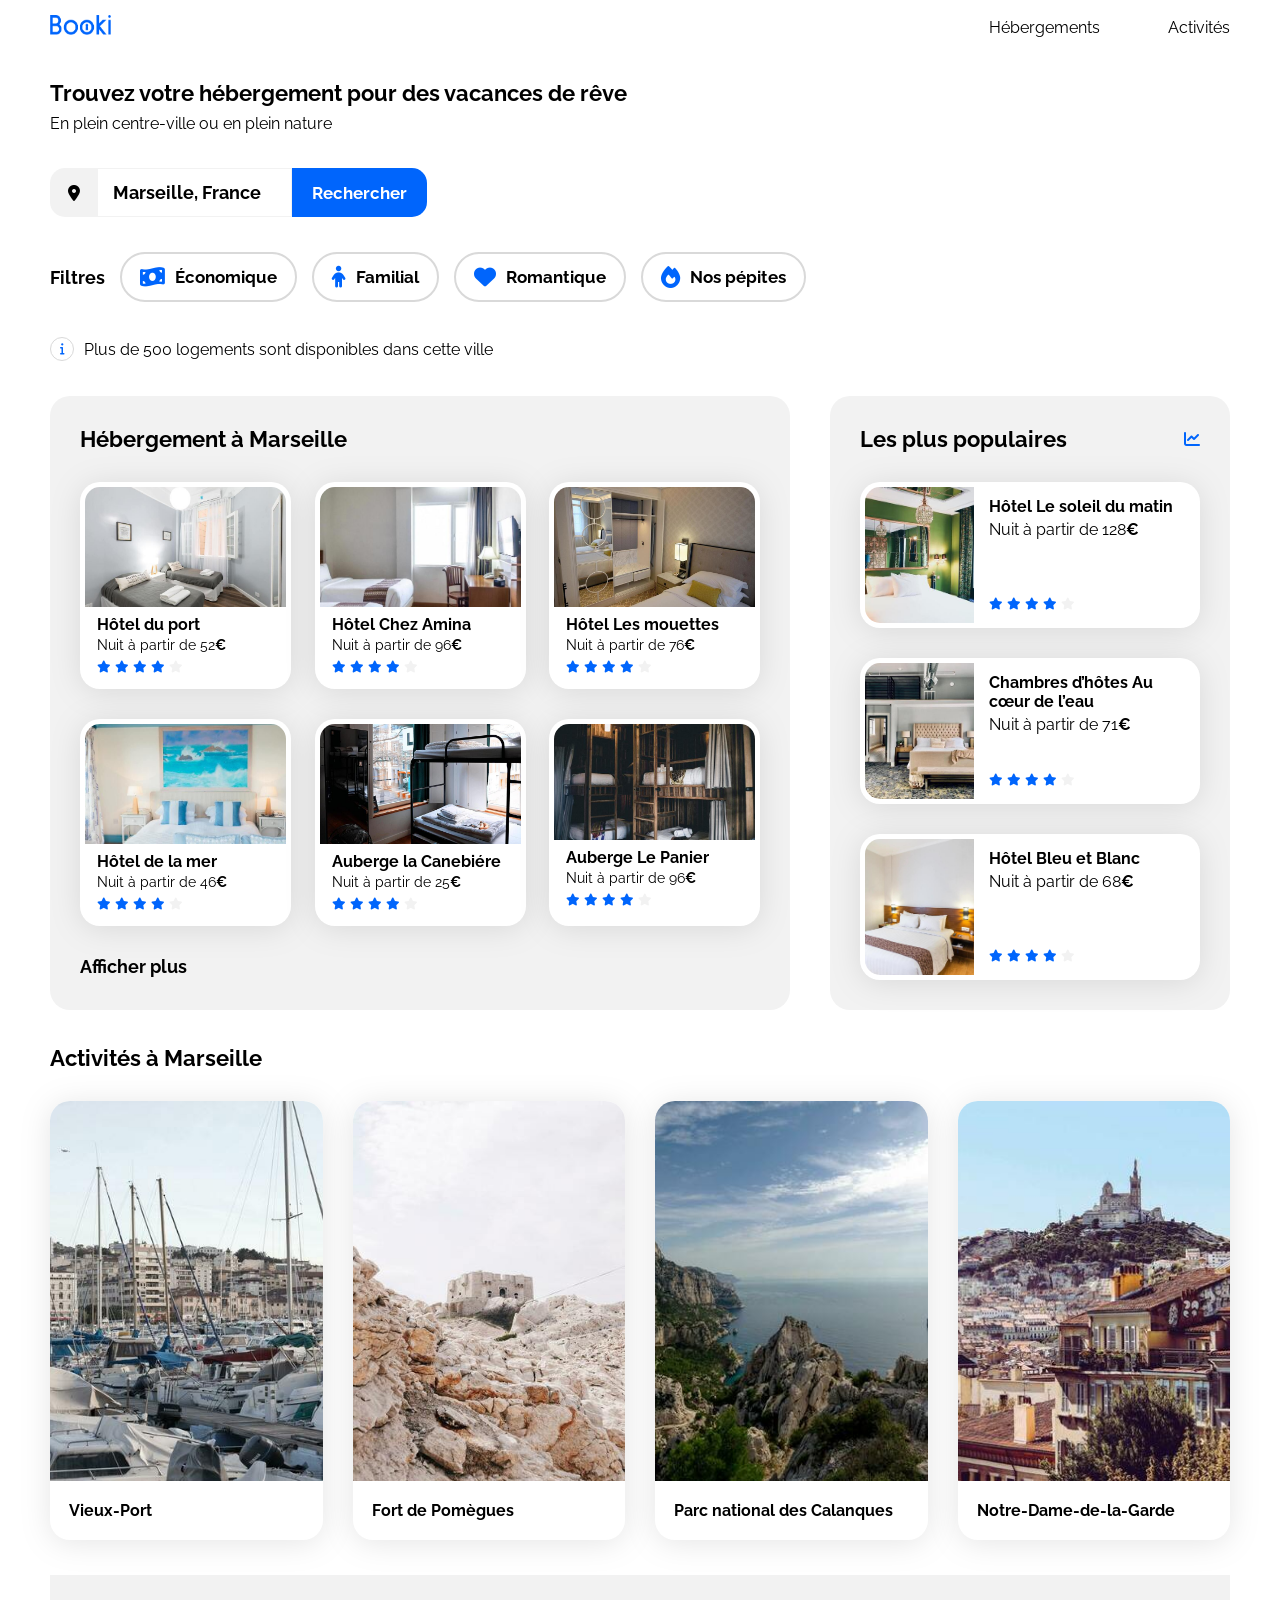
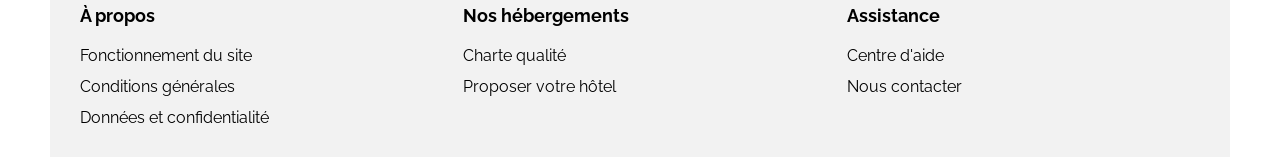
<file: index.html>
<!DOCTYPE html>
<html lang="fr">
  <head>
    <meta charset="UTF-8" />
    <meta name="viewport" content="width=device-width, initial-scale=1.0" />
    <title>Booki</title>
    <link rel="preconnect" href="https://fonts.googleapis.com" />
    <link rel="preconnect" href="https://fonts.gstatic.com" crossorigin />
    <link
      href="https://fonts.googleapis.com/css2?family=Raleway:wght@400;500;700&display=swap"
      rel="stylesheet"
    />
    <link
      rel="stylesheet"
      href="https://cdnjs.cloudflare.com/ajax/libs/font-awesome/6.2.1/css/all.min.css"
      integrity="sha512-MV7K8+y+gLIBoVD59lQIYicR65iaqukzvf/nwasF0nqhPay5w/9lJmVM2hMDcnK1OnMGCdVK+iQrJ7lzPJQd1w=="
      crossorigin="anonymous"
      referrerpolicy="no-referrer"
    />
    <link rel="stylesheet" href="./css/style.css" />
  </head>
  <body>
    <div class="main-container">
      <header>
        <img class="logo" src="images/logo/Booki.png" alt="logo" />
        <nav>
          <ul id="menu">
            <li><a href="#hebergements">Hébergements</a></li>
            <li><a href="#activites">Activités</a></li>
          </ul>
        </nav>
      </header>
      <main>
        <section class="search-container">
          <h1 class="section-title-h1">
            Trouvez votre hébergement pour des vacances de rêve
          </h1>
          <p>En plein centre-ville ou en plein nature</p>
          <form class="search-form">
            <i class="fa-solid fa-location-dot"></i>
            <input type="text" value="Marseille, France" />
            <button type="submit">
              <span>Rechercher</span>
              <i class="fa-solid fa-magnifying-glass"></i>
            </button>
          </form>
          <div class="filters">
            <h2 class="filters-title">Filtres</h2>
            <div class="filters-buttons">
              <button class="filter-button" type="button">
                <i class="fa-solid fa-money-bill-wave"></i>
                <span>Économique</span>
              </button>
              <button class="filter-button" type="button">
                <i class="fa-solid fa-child"></i>
                <span>Familial</span>
              </button>
              <button class="filter-button" type="button">
                <i class="fa-solid fa-heart"></i>
                <span>Romantique</span>
              </button>
              <button class="filter-button" type="button">
                <i class="fa-solid fa-fire"></i>
                <span>Nos pépites</span>
              </button>
            </div>
          </div>
          <p class="info">
            <i class="fa-solid fa-info"></i>
            Plus de 500 logements sont disponibles dans cette ville
          </p>
        </section>
        <div class="hebergements-and-populaires">
          <section class="hebergements" id="hebergements">
            <h2 class="section-title">Hébergement à Marseille</h2>
            <div class="hebergements-cards">
              <a href="#">
                <article class="card">
                  <img
                    src="images/hebergements/fred-kleber.jpg"
                    alt="Image de la chambre d'hôtel montrant un lit"
                  />
                  <div class="card-content">
                    <div class="card-txt">
                      <h3 class="card-title">Hôtel du port</h3>
                      <p class="card-subtitle">
                        Nuit à partir de 52<span class="euro">€</span>
                      </p>
                    </div>
                    <div class="card-rating">
                      <i class="fa-xs fa-solid fa-star" aria-hidden="true"></i>
                      <i class="fa-xs fa-solid fa-star" aria-hidden="true"></i>
                      <i class="fa-xs fa-solid fa-star" aria-hidden="true"></i>
                      <i class="fa-xs fa-solid fa-star" aria-hidden="true"></i>
                      <i
                        class="fa-xs fa-solid fa-star neutral-star"
                        aria-hidden="true"
                      ></i>
                      <span class="sr-only">Note de 4 sur 5</span>
                    </div>
                  </div>
                </article>
              </a>
              <a href="#">
                <article class="card">
                  <img
                    src="./images/hebergements/febrian-zakaria.jpg"
                    alt="Image de la chambre d'hôtel montrant un lit"
                  />
                  <div class="card-content">
                    <div class="card-txt">
                      <h3 class="card-title">Hôtel Chez Amina</h3>
                      <p class="card-subtitle">
                        Nuit à partir de 96<span class="euro">€</span>
                      </p>
                    </div>
                    <div class="card-rating">
                      <i class="fa-xs fa-solid fa-star" aria-hidden="true"></i>
                      <i class="fa-xs fa-solid fa-star" aria-hidden="true"></i>
                      <i class="fa-xs fa-solid fa-star" aria-hidden="true"></i>
                      <i class="fa-xs fa-solid fa-star" aria-hidden="true"></i>
                      <i
                        class="fa-xs fa-solid fa-star neutral-star"
                        aria-hidden="true"
                      ></i>
                      <span class="sr-only">Note de 4 sur 5</span>
                    </div>
                  </div>
                </article>
              </a>
              <a href="#">
                <article class="card">
                  <img
                    src="./images/hebergements/reisetopia.jpg"
                    alt="Image de la chambre d'hôtel montrant un lit"
                  />
                  <div class="card-content">
                    <div class="card-txt">
                      <h3 class="card-title">Hôtel Les mouettes</h3>
                      <p class="card-subtitle">
                        Nuit à partir de 76<span class="euro">€</span>
                      </p>
                    </div>
                    <div class="card-rating">
                      <i class="fa-xs fa-solid fa-star" aria-hidden="true"></i>
                      <i class="fa-xs fa-solid fa-star" aria-hidden="true"></i>
                      <i class="fa-xs fa-solid fa-star" aria-hidden="true"></i>
                      <i class="fa-xs fa-solid fa-star" aria-hidden="true"></i>
                      <i
                        class="fa-xs fa-solid fa-star neutral-star"
                        aria-hidden="true"
                      ></i>
                      <span class="sr-only">Note de 4 sur 5</span>
                    </div>
                  </div>
                </article>
              </a>
              <a href="#">
                <article class="card">
                  <img
                    src="./images/hebergements/annie-spratt.jpg"
                    alt="Image de la chambre d'hôtel montrant un lit"
                  />
                  <div class="card-content">
                    <div class="card-txt">
                      <h3 class="card-title">Hôtel de la mer</h3>
                      <p class="card-subtitle">
                        Nuit à partir de 46<span class="euro">€</span>
                      </p>
                    </div>
                    <div class="card-rating">
                      <i class="fa-xs fa-solid fa-star" aria-hidden="true"></i>
                      <i class="fa-xs fa-solid fa-star" aria-hidden="true"></i>
                      <i class="fa-xs fa-solid fa-star" aria-hidden="true"></i>
                      <i class="fa-xs fa-solid fa-star" aria-hidden="true"></i>
                      <i
                        class="fa-xs fa-solid fa-star neutral-star"
                        aria-hidden="true"
                      ></i>
                      <span class="sr-only">Note de 4 sur 5</span>
                    </div>
                  </div>
                </article>
              </a>
              <a href="#">
                <article class="card">
                  <img
                    src="./images/hebergements/marcus-loke.jpg"
                    alt="Image de la chambre d'hôtel montrant un lit"
                  />
                  <div class="card-content">
                    <div class="card-txt">
                      <h3 class="card-title">Auberge la Canebiére</h3>
                      <p class="card-subtitle">
                        Nuit à partir de 25<span class="euro">€</span>
                      </p>
                    </div>
                    <div class="card-rating">
                      <i class="fa-xs fa-solid fa-star" aria-hidden="true"></i>
                      <i class="fa-xs fa-solid fa-star" aria-hidden="true"></i>
                      <i class="fa-xs fa-solid fa-star" aria-hidden="true"></i>
                      <i class="fa-xs fa-solid fa-star" aria-hidden="true"></i>
                      <i
                        class="fa-xs fa-solid fa-star neutral-star"
                        aria-hidden="true"
                      ></i>
                      <span class="sr-only">Note de 4 sur 5</span>
                    </div>
                  </div>
                </article>
              </a>
              <a href="#">
                <article class="card">
                  <img
                    src="./images/hebergements/nicate-lee.jpg"
                    alt="Image de la chambre d'hôtel montrant un lit"
                  />
                  <div class="card-content">
                    <div class="card-txt">
                      <h3 class="card-title">Auberge Le Panier</h3>
                      <p class="card-subtitle">
                        Nuit à partir de 96<span class="euro">€</span>
                      </p>
                    </div>
                    <div class="card-rating">
                      <i class="fa-xs fa-solid fa-star" aria-hidden="true"></i>
                      <i class="fa-xs fa-solid fa-star" aria-hidden="true"></i>
                      <i class="fa-xs fa-solid fa-star" aria-hidden="true"></i>
                      <i class="fa-xs fa-solid fa-star" aria-hidden="true"></i>
                      <i
                        class="fa-xs fa-solid fa-star neutral-star"
                        aria-hidden="true"
                      ></i>
                      <span class="sr-only">Note de 4 sur 5</span>
                    </div>
                  </div>
                </article>
              </a>
            </div>
            <a class="show-more" href="#">Afficher plus</a>
          </section>
          <section class="populaires">
            <div class="populaires-title">
              <h2 class="section-title">Les plus populaires</h2>
              <i class="fa-solid fa-chart-line" aria-hidden="true"></i>
            </div>
            <div class="populaires-cards">
              <a href="#">
                <article class="card">
                  <img
                    src="./images/hebergements/emile-guillemot.jpg"
                    alt="Image de la chambre d'hôtel montrant un lit"
                  />
                  <div class="card-content">
                    <div class="card-txt">
                      <h3 class="card-title">Hôtel Le soleil du matin</h3>
                      <p class="card-subtitle">
                        Nuit à partir de 128<span class="euro">€</span>
                      </p>
                    </div>
                    <div class="card-rating">
                      <i class="fa-xs fa-solid fa-star" aria-hidden="true"></i>
                      <i class="fa-xs fa-solid fa-star" aria-hidden="true"></i>
                      <i class="fa-xs fa-solid fa-star" aria-hidden="true"></i>
                      <i class="fa-xs fa-solid fa-star" aria-hidden="true"></i>
                      <i
                        class="fa-xs fa-solid fa-star neutral-star"
                        aria-hidden="true"
                      ></i>
                      <span class="sr-only">Note de 4 sur 5</span>
                    </div>
                  </div>
                </article>
              </a>
              <a href="#">
                <article class="card">
                  <img
                    src="./images/hebergements/aw-creative.jpg"
                    alt="Image de la chambre d'hôtel montrant un lit"
                  />
                  <div class="card-content">
                    <div class="card-txt">
                      <h3 class="card-title">
                        Chambres d’hôtes Au cœur de l’eau
                      </h3>
                      <p class="card-subtitle">
                        Nuit à partir de 71<span class="euro">€</span>
                      </p>
                    </div>
                    <div class="card-rating">
                      <i class="fa-xs fa-solid fa-star" aria-hidden="true"></i>
                      <i class="fa-xs fa-solid fa-star" aria-hidden="true"></i>
                      <i class="fa-xs fa-solid fa-star" aria-hidden="true"></i>
                      <i class="fa-xs fa-solid fa-star" aria-hidden="true"></i>
                      <i
                        class="fa-xs fa-solid fa-star neutral-star"
                        aria-hidden="true"
                      ></i>
                      <span class="sr-only">Note de 4 sur 5</span>
                    </div>
                  </div>
                </article>
              </a>
              <a href="#">
                <article class="card">
                  <img
                    src="./images/hebergements/febrian-zakaria2.jpg"
                    alt="Image de la chambre d'hôtel montrant un lit"
                  />
                  <div class="card-content">
                    <div class="card-txt">
                      <h3 class="card-title">Hôtel Bleu et Blanc</h3>
                      <p class="card-subtitle">
                        Nuit à partir de 68<span class="euro">€</span>
                      </p>
                    </div>
                    <div class="card-rating">
                      <i class="fa-xs fa-solid fa-star" aria-hidden="true"></i>
                      <i class="fa-xs fa-solid fa-star" aria-hidden="true"></i>
                      <i class="fa-xs fa-solid fa-star" aria-hidden="true"></i>
                      <i class="fa-xs fa-solid fa-star" aria-hidden="true"></i>
                      <i
                        class="fa-xs fa-solid fa-star neutral-star"
                        aria-hidden="true"
                      ></i>
                      <span class="sr-only">Note de 4 sur 5</span>
                    </div>
                  </div>
                </article>
              </a>
            </div>
          </section>
        </div>
        <section class="activities" id="activites">
          <h2 class="section-title">Activités à Marseille</h2>
          <div class="activities-cards">
            <a href="#">
              <article class="activity-card">
                <img
                  src="images/activites/reno-laithienne.jpg"
                  alt="Vieux-Port de Marseille"
                />
                <h3 class="card-title">Vieux-Port</h3>
              </article>
            </a>
            <a href="#">
              <article class="activity-card">
                <img
                  src="images/activites/paul-hermann.jpg"
                  alt="Fort de Pomègues"
                />
                <h3 class="card-title">Fort de Pomègues</h3>
              </article>
            </a>
            <a href="#">
              <article class="activity-card">
                <img
                  src="images/activites/kilyan-sockalingum.jpg"
                  alt="Parc national des Calanques"
                />
                <h3 class="card-title">Parc national des Calanques</h3>
              </article>
            </a>
            <a href="#">
              <article class="activity-card">
                <img
                  src="images/activites/florian-wehde.jpg"
                  alt="Notre-Dame-de-la-Garde"
                />
                <h3 class="card-title">Notre-Dame-de-la-Garde</h3>
              </article>
            </a>
          </div>
        </section>
      </main>
      <footer>
        <div class="footer-column">
          <h2>À propos</h2>
          <a href="#">Fonctionnement du site</a>
          <a href="#">Conditions générales</a>
          <a href="#">Données et confidentialité</a>
        </div>
        <div class="footer-column">
          <h2>Nos hébergements</h2>
          <a href="#">Charte qualité</a>
          <a href="#">Proposer votre hôtel</a>
        </div>
        <div class="footer-column">
          <h2>Assistance</h2>
          <a href="#">Centre d'aide</a>
          <a href="#">Nous contacter</a>
        </div>
      </footer>
    </div>
  </body>
</html>
</file>
<file: css/style.css>
/****** General ***********/
* {
  box-sizing: border-box;
  font-family: "Raleway", sans-serif;
}

:root {
  --main-color: #0065fc;
  --main-bg-color: #f2f2f2;
  --filter-bg-color: #deebff;
}

body {
  display: flex;
  justify-content: center;
  margin: 0;
}

.main-container {
  width: 100%;
  max-width: 1440px;
  padding: 0 50px;
  box-sizing: border-box;
}

a {
  color: inherit;
  text-decoration: none;
}

header {
  display: flex;
  justify-content: space-between;
  align-items: center;
}

header img,
.logo {
  max-width: 61px;
  height: auto;
}

#menu {
  display: flex;
  gap: 68px;
  list-style: none;
  height: 50px;
  margin: 0;
  padding: 0;
}

#menu a {
  display: flex;
  align-items: flex-start;
  padding-top: 16px;
  border-top: 2px solid transparent;
}

#menu a:hover {
  color: var(--main-color);
  border-top: 2px solid var(--main-color);
}

/****** Search ***********/
.search-container {
  padding: 0;
  margin-top: 30px;
}

.section-title-h1 {
  font-size: 22px;
  font-weight: 700;
  margin: 0 0 8px 0;
}

.search-container > p {
  margin: 0 0 35px 0;
  font-size: 16px;
}

.search-form {
  display: flex;
  align-items: center;
  width: 377px;
  height: 49px;
  margin-bottom: 35px;
}

.search-form > i {
  width: 50px;
  height: 49px;
  display: flex;
  justify-content: center;
  align-items: center;
  background-color: var(--main-bg-color);
  color: #000000;
  border-radius: 15px 0 0 15px;
}

.search-form input {
  height: 49px;
  width: 195px;
  padding: 0 15px;
  border: 1px solid var(--main-bg-color);
  box-sizing: border-box;
  font-size: 18px;
  font-weight: 700;
}

.search-form button {
  height: 49px;
  padding: 0 20px;
  border: none;
  background-color: var(--main-color);
  color: white;
  border-radius: 0 15px 15px 0;
  font-size: 17px;
  font-weight: 700;
  cursor: pointer;
}

.search-form button i {
  display: none;
}

.filters {
  display: flex;
  align-items: center;
  gap: 15px;
  margin-bottom: 35px;
}

.filters-title {
  margin: 0;
  font-size: 18px;
  font-weight: 700;
}

.filters-buttons {
  display: flex;
  flex-wrap: wrap;
  gap: 15px;
}

.filter-button {
  display: flex;
  align-items: center;
  gap: 10px;
  height: 50px;
  padding: 0 18px;
  border: 2px solid #d9d9d9;
  border-radius: 25px;
  background-color: white;
  font-family: inherit;
  font-size: 17px;
  font-weight: 700;
  cursor: pointer;
  transition: background-color 0.2s ease;
}

.filter-button .fa-solid {
  color: var(--main-color);
  font-size: 22px;
}

.filter-button:hover {
  background-color: var(--filter-bg-color);
}

.info {
  display: flex;
  align-items: center;
  gap: 10px;
  margin-bottom: 35px;
}

.info .fa-solid {
  display: flex;
  justify-content: center;
  align-items: center;
  width: 24px;
  height: 24px;
  min-width: 24px;
  flex-shrink: 0;
  border: 1px solid #d9d9d9;
  border-radius: 50%;
  font-size: 12px;
  color: var(--main-color);
}

.section-title {
  margin: 0;
  font-size: 22px;
}

.card {
  background-color: white;
  border-radius: 20px;
  padding: 5px;
  filter: drop-shadow(0px 3px 15px rgba(0, 0, 0, 0.1));
}

.card img {
  object-fit: cover;
}

.card-title {
  font-size: 16px;
}

.card-rating {
  color: var(--main-color);
}

.card-rating .neutral-star {
  color: var(--main-bg-color);
}

.euro {
  font-weight: 700;
}

/****** Hebergements And Populaires ***********/
.hebergements-and-populaires {
  display: flex;
  justify-content: space-between;
  gap: 40px;
  margin-bottom: 35px;
}

.hebergements-and-populaires section {
  background-color: var(--main-bg-color);
  border-radius: 20px;
  padding: 30px;
  box-sizing: border-box;
}

/****** Hebergements ***********/
.hebergements {
  width: 65%;
}

.hebergements-cards {
  display: flex;
  flex-wrap: wrap;
  justify-content: space-between;
  row-gap: 30px;
  margin-top: 30px;
}

.hebergements-cards a {
  width: 31%;
}

.hebergements-cards .card {
  display: flex;
  flex-direction: column;
  width: 100%;
  height: 207px;
  padding: 5px;
  box-sizing: border-box;
}

.hebergements-cards .card img {
  width: 100%;
  height: 120px;
  object-fit: cover;
  border-radius: 15px 15px 0 0;
}

.hebergements-cards .card-content {
  display: flex;
  flex-direction: column;
  justify-content: space-between;
  flex: 1;
  padding: 8px 12px 12px 12px;
  box-sizing: border-box;
}

.hebergements-cards .card-title {
  margin: 0 0 3px 0;
  font-size: 16px;
  line-height: 1.2;
}

.hebergements-cards .card-subtitle {
  margin: 0;
  font-size: 14px;
}

.hebergements-cards .card-rating {
  margin-top: auto;
  padding-top: 4px;
}

.show-more {
  display: inline-block;
  margin-top: 30px;
  font-size: 18px;
  font-weight: 700;
}

/****** Populaires ***********/
.populaires {
  width: 35%;
}

.populaires-title {
  display: flex;
  justify-content: space-between;
  align-items: center;
}

.populaires-cards {
  display: flex;
  flex-direction: column;
  gap: 30px;
  margin-top: 30px;
}

.populaires-cards .card {
  display: flex;
  height: 146px;
  margin-top: 0;
}

.populaires-cards img {
  width: 33%;
  height: 100%;
  border-top-left-radius: 15px;
  border-bottom-left-radius: 15px;
}

.populaires-cards .card-content {
  width: 67%;
  padding: 10px 15px;
  display: flex;
  flex-direction: column;
  justify-content: space-between;
  box-sizing: border-box;
}

.populaires-cards .card-title {
  margin: 0 0 4px 0;
}

.populaires-cards .card-subtitle {
  margin: 0;
}

.populaires-cards .card-rating {
  margin-bottom: 0;
}

.fa-solid {
  color: var(--main-color);
}

/****** Activities ***********/
.activities {
  display: flex;
  flex-direction: column;
  gap: 30px;
  margin-bottom: 35px;
  padding: 0;
}

.activities-cards {
  display: flex;
  justify-content: space-between;
  gap: 30px;
}

.activities-cards > a {
  width: calc((100% - 90px) / 4);
}

.activity-card {
  display: flex;
  flex-direction: column;
  height: 439px;
  border-radius: 20px;
  background-color: white;
  filter: drop-shadow(0 3px 15px rgba(0, 0, 0, 0.1));
  overflow: hidden;
}

.activity-card img {
  width: 100%;
  height: 380px;
  object-fit: cover;
}

.activity-card .card-title {
  display: flex;
  align-items: center;
  flex: 1;
  margin: 0;
  padding: 0 19px;
  box-sizing: border-box;
  font-size: 16px;
  font-weight: 700;
}

/****** Footer ***********/
footer {
  display: flex;
  gap: 30px;
  margin-top: 35px;
  padding: 30px;
  background-color: var(--main-bg-color);
}

.footer-column {
  display: flex;
  flex-direction: column;
  gap: 12px;
  width: calc((100% - 60px) / 3);
}

.footer-column h2 {
  margin: 0 0 8px;
  font-size: 18px;
}

.footer-column a {
  font-size: 16px;
}

/****** Media queries ***********/
/* Medium devices (tablets, less/equal than 1133px) */
@media (min-width: 768px) and (max-width: 1133px) {
  .main-container {
    padding: 0 50px;
  }

  .filters {
    display: flex;
    align-items: flex-start;
    flex-direction: column;
    gap: 15px;
  }

  .filters-buttons {
    width: 100%;
  }

  .hebergements-and-populaires {
    display: flex;
    flex-direction: column;
    gap: 50px;
  }

  .hebergements,
  .populaires {
    width: 100%;
  }

  .populaires {
    margin-top: 0;
  }

  .hebergements-cards {
    display: flex;
    flex-wrap: wrap;
    justify-content: space-between;
    row-gap: 30px;
  }

  .hebergements-cards a {
    width: 31.5%;
  }

  .hebergements-cards .card {
    height: 215px;
    padding: 5px;
    box-sizing: border-box;
  }

  .hebergements-cards .card img {
    height: 115px;
    object-fit: cover;
  }

  .hebergements-cards .card-content {
    display: flex;
    flex-direction: column;
    justify-content: space-between;
    flex: 1;
    padding: 8px 10px;
    box-sizing: border-box;
  }

  .hebergements-cards .card-txt {
    display: contents;
  }

  .hebergements-cards .card-title {
    font-size: 14px;
    line-height: 1.2;
    margin: 0;
  }

  .hebergements-cards .card-subtitle {
    font-size: 13px;
    margin: 0;
  }

  .hebergements-cards .card-rating {
    margin-top: 0;
  }

  .populaires-cards {
    display: flex;
    flex-direction: row;
    justify-content: space-between;
    gap: 20px;
    margin-top: 30px;
  }

  .populaires-cards a {
    width: calc((100% - 40px) / 3);
  }

  .populaires-cards .card {
    display: flex;
    height: 146px;
    margin-top: 0;
  }

  .populaires-cards img {
    width: 33%;
    height: 100%;
    object-fit: cover;
  }

  .populaires-cards .card-content {
    display: flex;
    flex-direction: column;
    justify-content: space-between;
    width: 67%;
    padding-left: 15px;
  }

  .populaires-cards .card-title {
    margin-top: 10px;
    margin-bottom: 4px;
    font-size: 14px;
  }

  .populaires-cards .card-subtitle {
    margin: 0;
    font-size: 13px;
  }

  .populaires-cards .card-rating {
    margin-bottom: 5px;
    font-size: 12px;
  }

  .activities {
    margin-bottom: 35px;
  }

  .activities-cards {
    display: flex;
    justify-content: space-between;
    gap: 20px;
  }

  .activities-cards > a {
    width: calc((100% - 60px) / 4);
  }

  .activity-card {
    height: 270px;
  }

  .activity-card img {
    width: 100%;
    height: 210px;
    object-fit: cover;
  }

  .activity-card .card-title {
    padding: 0 12px;
    font-size: 14px;
  }

  footer {
    display: flex;
    gap: 30px;
    margin-top: 35px;
  }

  .footer-column {
    width: calc((100% - 60px) / 3);
  }
}

/* Small devices (phones, less than 768px) */
@media (max-width: 767.98px) {
  .main-container {
    padding: 0;
  }

  header {
    flex-direction: column;
    align-items: center;
    padding-top: 20px;
    padding-bottom: 0;
    width: 100%;
  }

  header nav {
    width: 100%;
  }

  #menu {
    display: flex;
    width: 100%;
    height: 50px;
    margin: 20px 0 0;
    padding: 0;
    gap: 0;
  }

  #menu li {
    width: 50%;
    text-align: center;
  }

  #menu a {
    display: flex;
    align-items: center;
    justify-content: center;
    width: 100%;
    height: 100%;
    padding: 0;
    border-top: none;
    border-bottom: 2px solid var(--main-bg-color);
  }

  #menu a:hover {
    color: var(--main-color);
    border-top: none;
    border-bottom-color: var(--main-color);
  }

  .section-title-h1 {
    margin-top: 30px;
  }

  .search-form {
    width: 100%;
  }

  .search-container {
    padding: 0 20px 25px;
  }

  .search-form input {
    width: calc(100% - 100px);
    min-width: 0;
    padding: 0 12px;
    font-size: 16px;
  }

  .search-form button {
    display: flex;
    align-items: center;
    justify-content: center;
    width: 50px;
    padding: 0;
    border-radius: 15px;
  }

  .search-form button span {
    display: none;
  }

  .search-form button i {
    display: inline;
    color: white;
  }

  .filters {
    flex-direction: column;
    align-items: flex-start;
    gap: 15px;
    margin-top: 30px;
  }

  .filters-buttons {
    display: flex;
    flex-wrap: wrap;
    width: 100%;
    gap: 10px;
  }

  .filter-button {
    width: calc(50% - 5px);
    height: 48px;
    padding: 0 12px;
    font-size: 14px;
  }

  .filter-button .fa-solid {
    font-size: 18px;
    margin-right: 5px;
  }

  .hebergements-and-populaires {
    flex-direction: column-reverse;
    gap: 35px;
  }

  .hebergements-and-populaires section {
    width: 100%;
    padding: 25px 20px;
    border-radius: 0;
  }

  .hebergements-and-populaires .hebergements {
    background-color: white;
  }

  .hebergements-cards {
    flex-direction: column;
    gap: 15px;
    margin-top: 20px;
  }

  .hebergements-cards a {
    width: 100%;
  }

  .hebergements-cards .card {
    height: 200px;
    padding: 5px;
  }

  .hebergements-cards .card img {
    height: 115px;
    object-fit: cover;
  }

  .hebergements-cards .card-content {
    padding: 8px 12px 10px 12px;
  }

  .hebergements-cards .card-title {
    font-size: 16px;
    margin: 0 0 4px 0;
  }

  .hebergements-cards .card-subtitle {
    font-size: 14px;
    margin: 0 0 6px 0;
  }

  .hebergements-cards .card-rating {
    margin-top: auto;
  }

  .show-more {
    margin-top: 20px;
  }

  .populaires-cards {
    display: flex;
    flex-direction: column;
    gap: 15px;
    margin-top: 20px;
  }

  .populaires-cards a {
    width: 100%;
  }

  .populaires-cards .card {
    display: flex;
    flex-direction: row;
    height: 146px;
    margin-top: 0;
  }

  .populaires-cards img {
    width: 33%;
    height: 100%;
    object-fit: cover;
    border-top-left-radius: 15px;
    border-bottom-left-radius: 15px;
    border-top-right-radius: 0;
  }

  .populaires-cards .card-content {
    width: 67%;
    padding: 10px 15px;
    display: flex;
    flex-direction: column;
    justify-content: space-between;
    box-sizing: border-box;
  }

  .activities {
    gap: 20px;
    margin: 60px 0 65px;
    padding: 0 20px;
  }

  .activities-cards {
    flex-direction: column;
    gap: 15px;
  }

  .activities-cards > a {
    width: 100%;
  }

  .activity-card {
    display: flex;
    flex-direction: column;
    height: 200px;
  }

  .activity-card img {
    width: 100%;
    height: 140px;
    object-fit: cover;
  }

  .activity-card .card-title {
    display: flex;
    align-items: center;
    padding: 0 15px;
    font-size: 16px;
  }

  footer {
    flex-direction: column;
    gap: 35px;
    margin: 0;
    padding: 30px;
  }

  .footer-column {
    width: 100%;
  }
}
</file>
